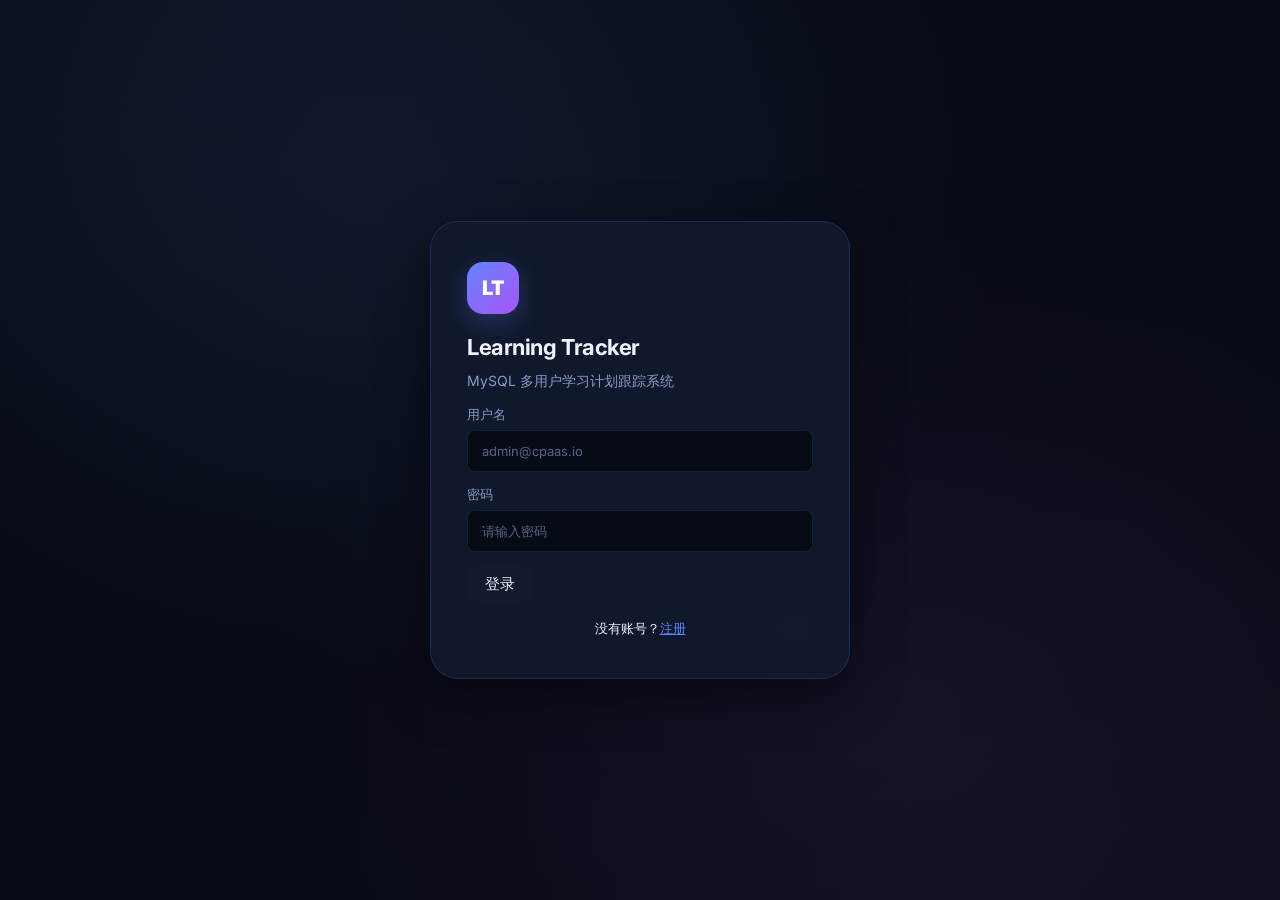
<file: index.html>
<!DOCTYPE html>
<html lang="zh-CN">
<head>
  <meta charset="UTF-8" />
  <meta name="viewport" content="width=device-width, initial-scale=1.0" />
  <title>Learning Tracker · 学习计划跟踪系统</title>
  <link rel="preconnect" href="https://fonts.googleapis.com" />
  <link rel="preconnect" href="https://fonts.gstatic.com" crossorigin />
  <link href="https://fonts.googleapis.com/css2?family=Inter:opsz,wght@14..32,300;14..32,400;14..32,500;14..32,600;14..32,700;14..32,800&display=swap" rel="stylesheet" />
  <link rel="stylesheet" href="css/style.css" />
</head>
<body>
  <!-- LOGIN -->
  <section id="login-screen" class="login-screen">
    <div class="login-card" id="login-card">
      <div class="brand-badge">LT</div>
      <h1>Learning Tracker</h1>
      <p>MySQL 多用户学习计划跟踪系统</p>
      <form id="login-form">
        <label>用户名<input id="username" autocomplete="username" placeholder="admin@cpaas.io" /></label>
        <label>密码<input id="password" type="password" autocomplete="current-password" placeholder="请输入密码" /></label>
        <button type="submit">登录</button>
        <small id="login-error" class="error"></small>
      </form>
      <div style="margin-top:14px;text-align:center;font-size:13px;color:var(--muted)">
        没有账号？<a href="#" id="show-register" style="color:var(--brand)">注册</a>
      </div>
      <div id="session-warning" class="hidden" style="margin-top:10px;padding:8px;border:1px solid var(--warn);border-radius:8px;font-size:12px;color:var(--warn)"></div>
    </div>
    <div class="login-card hidden" id="register-card">
      <div class="brand-badge">LT</div>
      <h1>注册账号</h1>
      <p>创建账号后即可使用学习跟踪系统</p>
      <form id="register-form">
        <label>用户名<input id="reg-username" placeholder="至少2个字符" minlength="2" required /></label>
        <label>密码<input id="reg-password" type="password" placeholder="至少4个字符" minlength="4" required /></label>
        <label>邮箱（选填）<input id="reg-email" type="email" placeholder="your@email.com" /></label>
        <button type="submit" class="primary">注册</button>
        <small id="register-error" class="error"></small>
      </form>
      <div style="margin-top:14px;text-align:center;font-size:13px;color:var(--muted)">
        已有账号？<a href="#" id="show-login" style="color:var(--brand)">登录</a>
      </div>
    </div>
  </section>

  <!-- APP -->
  <main id="app" class="app hidden">
    <aside class="sidebar">
      <div class="logo"><span>LT</span><strong>Learning Tracker</strong></div>
      <nav>
        <button data-view="dashboard" class="nav-btn active">仪表盘</button>
        <button data-view="plans" class="nav-btn">学习计划</button>
        <button data-view="logs" class="nav-btn">学习日志</button>
        <button data-view="users" class="nav-btn admin-only hidden">用户管理</button>
        <button data-view="ai-config" class="nav-btn admin-only hidden">AI 模型配置</button>
        <button data-view="data" class="nav-btn">数据管理</button>
      </nav>
      <div id="user-badge" class="user-badge"></div>
      <button id="logout-btn" class="ghost danger">退出登录</button>
    </aside>

    <section class="workspace">
      <header class="topbar">
        <div>
          <h2 id="view-title">仪表盘</h2>
          <p id="view-subtitle">MySQL 服务端存储 · 数据安全不丢失</p>
        </div>
        <button id="new-plan-btn" class="primary">+ 从链接生成计划</button>
      </header>
      <section id="dashboard-view" class="view"></section>
      <section id="plans-view" class="view hidden"></section>
      <section id="plan-detail-view" class="view hidden"></section>
      <section id="logs-view" class="view hidden"></section>
      <section id="users-view" class="view hidden"></section>
      <section id="ai-config-view" class="view hidden"></section>
      <section id="data-view" class="view hidden"></section>
    </section>
  </main>

  <!-- DIALOGS -->
  <dialog id="plan-dialog" class="modal">
    <form id="plan-form" method="dialog">
      <h3>从学习链接生成计划</h3>
      <p class="modal-note">AI 深度分析会读取链接内容并生成阶段目标和任务，数据写入 MySQL。</p>
      <label>学习链接<input id="source-url" placeholder="https://github.com/..." required /></label>
      <div class="grid-2">
        <label>计划标题<input id="plan-title" placeholder="留空则自动推断" /></label>
        <label>分类<input id="plan-category" placeholder="AI / DevOps / 编程" /></label>
      </div>
      <label>学习目标<textarea id="plan-goal" rows="3" placeholder="你希望通过这个链接掌握什么？"></textarea></label>
      <div class="grid-2">
        <label>难度<select id="plan-difficulty"><option>入门</option><option selected>进阶</option><option>高级</option></select></label>
        <label>预计总小时<input id="plan-hours" type="number" min="1" value="12" /></label>
      </div>
      <label>分析模型
        <select id="ai-model-select"><option value="">默认模型（管理员配置）</option></select>
      </label>
      <div id="ai-analysis-preview" class="ai-preview hidden"></div>
      <div class="modal-actions">
        <button type="button" class="ghost" id="cancel-plan">取消</button>
        <button type="button" class="ghost" id="ai-analyze-plan">AI 深度分析</button>
        <button type="submit" class="primary">生成并保存</button>
      </div>
    </form>
  </dialog>

  <dialog id="edit-plan-dialog" class="modal">
    <form id="edit-plan-form" method="dialog">
      <h3>编辑计划</h3>
      <input type="hidden" id="edit-plan-id" />
      <label>计划标题<input id="edit-plan-title" required /></label>
      <label>描述<input id="edit-plan-desc" /></label>
      <div class="grid-2">
        <label>分类<input id="edit-plan-category" /></label>
        <label>预计小时<input id="edit-plan-hours" type="number" min="0" step="1" /></label>
      </div>
      <label>链接<input id="edit-plan-url" /></label>
      <div class="modal-actions">
        <button type="button" class="ghost" id="cancel-edit-plan">取消</button>
        <button type="submit" class="primary">保存</button>
      </div>
    </form>
  </dialog>

  <dialog id="confirm-dialog" class="modal">
    <form method="dialog">
      <h3>确认操作</h3>
      <p id="confirm-msg"></p>
      <div class="modal-actions">
        <button type="button" class="ghost" id="confirm-cancel">取消</button>
        <button type="button" class="danger primary" id="confirm-action">确认</button>
      </div>
    </form>
  </dialog>

  <dialog id="log-dialog" class="modal">
    <form id="log-form" method="dialog">
      <h3>添加学习日志</h3>
      <input type="hidden" id="log-plan-id" />
      <input type="hidden" id="log-task-id" />
      <label>学习摘要<input id="log-summary" required placeholder="今天完成了什么？" /></label>
      <label>学习时长（分钟）<input id="log-duration" type="number" min="1" value="30" /></label>
      <label>笔记<textarea id="log-notes" rows="4" placeholder="关键收获、问题、下一步"></textarea></label>
      <div class="modal-actions">
        <button type="button" class="ghost" id="cancel-log">取消</button>
        <button type="submit" class="primary">写入 MySQL</button>
      </div>
    </form>
  </dialog>

  <dialog id="edit-task-dialog" class="modal">
    <form id="edit-task-form" method="dialog">
      <h3 id="edit-task-title-text">编辑任务</h3>
      <input type="hidden" id="edit-task-id" />
      <input type="hidden" id="edit-task-plan-id" />
      <input type="hidden" id="edit-task-milestone-id" />
      <input type="hidden" id="edit-task-mode" value="edit" />
      <label>任务标题<input id="edit-task-title" required /></label>
      <label>描述<textarea id="edit-task-desc" rows="2"></textarea></label>
      <div class="grid-2">
        <label>预计时间（分）<input id="edit-task-estimated" type="number" min="1" value="60" /></label>
        <label>优先级<select id="edit-task-priority"><option value="low">低</option><option value="medium" selected>中</option><option value="high">高</option></select></label>
      </div>
      <div class="modal-actions">
        <button type="button" class="ghost" id="cancel-edit-task">取消</button>
        <button type="submit" class="primary">保存</button>
      </div>
    </form>
  </dialog>

  <dialog id="edit-user-dialog" class="modal">
    <form id="edit-user-form" method="dialog">
      <h3>编辑用户</h3>
      <input type="hidden" id="edit-user-id" />
      <label>用户名<input id="edit-user-username" required /></label>
      <label>邮箱<input id="edit-user-email" type="email" /></label>
      <label>角色<select id="edit-user-role"><option value="user">普通用户</option><option value="admin">管理员</option></select></label>
      <label>新密码<input id="edit-user-password" type="password" placeholder="留空不修改" /></label>
      <div class="modal-actions">
        <button type="button" class="ghost" id="cancel-edit-user">取消</button>
        <button type="submit" class="primary">保存</button>
      </div>
    </form>
  </dialog>

  <div id="toast" class="toast hidden"></div>
  <div id="loading" class="loading hidden">
    <div class="loader-orb"></div>
    <span id="loading-text">加载中...</span>
  </div>
  <button id="back-to-top" class="back-to-top hidden">↑</button>
  <script type="module" src="js/app.js"></script>
</body>
</html>
</file>
<file: css/style.css>
/* ============================================================
   Learning Tracker — Modern Design System v2
   Dark editorial · Motion-first · GSAP-enhanced
   ============================================================ */

/* ---------- Design Tokens ---------- */
:root {
  --bg-deep: #070b14;
  --bg-surface: #0e1525;
  --bg-card: #121b2e;
  --bg-card-hover: #18243e;
  --bg-elevated: #1a2744;
  --border-subtle: rgba(99, 132, 255, 0.08);
  --border-default: rgba(99, 132, 255, 0.16);
  --text-primary: #eef3ff;
  --text-secondary: #8899c7;
  --text-muted: #54638a;
  --brand: #6384ff;
  --brand-glow: rgba(99, 132, 255, 0.25);
  --gradient-brand: linear-gradient(135deg, #6384ff, #a855f7);
  --gradient-subtle: linear-gradient(135deg, rgba(99,132,255,0.08), rgba(168,85,247,0.06));
  --accent-green: #34d399;
  --accent-yellow: #fbbf24;
  --accent-red: #fb7185;
  --accent-orange: #fb923c;
  --shadow-card: 0 8px 32px rgba(0,0,0,0.35);
  --shadow-elevated: 0 16px 48px rgba(0,0,0,0.5);
  --radius-sm: 8px;
  --radius-md: 14px;
  --radius-lg: 20px;
  --radius-xl: 28px;
  --transition-fast: 0.18s cubic-bezier(0.34, 1.56, 0.64, 1);
  --transition-normal: 0.35s cubic-bezier(0.34, 1.56, 0.64, 1);
  --transition-slow: 0.6s cubic-bezier(0.22, 1, 0.36, 1);
  --font-body: 'Inter', -apple-system, BlinkMacSystemFont, 'Segoe UI', sans-serif;
  --font-mono: 'JetBrains Mono', 'SF Mono', 'Fira Code', monospace;
}

/* ---------- Reset ---------- */
*,*::before,*::after{box-sizing:border-box;margin:0;padding:0}
html{scroll-behavior:smooth;-webkit-font-smoothing:antialiased}

body{
  margin:0;
  min-height:100vh;
  background: var(--bg-deep);
  background-image:
    radial-gradient(ellipse at 20% 0%, rgba(99,132,255,0.04) 0%, transparent 55%),
    radial-gradient(ellipse at 80% 100%, rgba(168,85,247,0.04) 0%, transparent 55%);
  color: var(--text-primary);
  font-family: var(--font-body);
  font-size: 15px;
  line-height: 1.55;
  overflow-x: hidden;
}

/* ---------- Elements ---------- */
button{
  font: inherit;
  border: 0;
  border-radius: var(--radius-sm);
  padding: 8px 18px;
  cursor: pointer;
  background: var(--bg-card);
  color: var(--text-primary);
  transition: var(--transition-fast);
  white-space: nowrap;
  user-select: none;
}
button:hover{background:var(--bg-card-hover);transform:translateY(-1px)}
button:active{transform:translateY(0);scale:0.97}
button:disabled{opacity:0.4;cursor:not-allowed;transform:none;scale:1}

.primary{
  background: var(--gradient-brand);
  color: #fff;
  box-shadow: 0 4px 16px var(--brand-glow);
}
.primary:hover{
  filter: brightness(1.12);
  box-shadow: 0 6px 24px var(--brand-glow);
}

.ghost{
  background: transparent;
  border: 1px solid var(--border-default);
  backdrop-filter: blur(8px);
}
.ghost:hover{
  border-color: var(--brand);
  background: rgba(99,132,255,0.06);
}

.danger{color:var(--accent-red)}
.danger:hover{background:rgba(251,113,133,0.12);border-color:var(--accent-red)}

input,select,textarea{
  width: 100%;
  font: inherit;
  background: var(--bg-deep);
  border: 1px solid var(--border-default);
  border-radius: var(--radius-sm);
  color: var(--text-primary);
  padding: 10px 14px;
  outline: none;
  transition: var(--transition-fast);
}
input:focus,select:focus,textarea:focus{
  border-color: var(--brand);
  box-shadow: 0 0 0 3px var(--brand-glow);
}
input::placeholder,textarea::placeholder{color:var(--text-muted)}
label{display:grid;gap:6px;margin:12px 0;font-size:13px;color:var(--text-secondary)}

select{appearance:none;background-image:url("data:image/svg+xml,%3Csvg xmlns='http://www.w3.org/2000/svg' width='12' height='8' fill='%238899c7'%3E%3Cpath d='M1 1l5 5 5-5'/%3E%3C/svg%3E");background-repeat:no-repeat;background-position:right 12px center;padding-right:36px}
select option{background:var(--bg-card)}

textarea{resize:vertical;min-height:80px}

/* ---------- Hidden ---------- */
.hidden{display:none!important}

/* ---------- Login Screen ---------- */
.login-screen{
  min-height: 100vh;
  display: grid;
  place-items: center;
  padding: 24px;
  position: relative;
  overflow: hidden;
}
.login-screen::before{
  content:'';
  position:absolute;
  inset:0;
  background:
    radial-gradient(ellipse at 30% 20%, rgba(99,132,255,0.08) 0%, transparent 50%),
    radial-gradient(ellipse at 70% 80%, rgba(168,85,247,0.06) 0%, transparent 50%);
  pointer-events:none;
}

.login-card{
  width: min(420px, 100%);
  background: rgba(18,27,46,0.88);
  backdrop-filter: blur(20px);
  border: 1px solid var(--border-default);
  border-radius: var(--radius-xl);
  padding: 40px 36px;
  box-shadow: var(--shadow-elevated);
  position: relative;
  z-index: 1;
  animation: cardEnter 0.6s var(--transition-slow) both;
}
@keyframes cardEnter{
  from{opacity:0;transform:translateY(24px) scale(0.97)}
  to{opacity:1;transform:translateY(0) scale(1)}
}

.brand-badge{
  width: 52px;
  height: 52px;
  border-radius: 16px;
  background: var(--gradient-brand);
  display: grid;
  place-items: center;
  font-weight: 900;
  font-size: 20px;
  color: #fff;
  box-shadow: 0 8px 24px var(--brand-glow);
  margin-bottom: 4px;
}

.login-card h1{margin:16px 0 6px;font-size:22px;font-weight:700;letter-spacing:-0.02em}
.login-card>p{color:var(--text-secondary);font-size:14px;margin-bottom:8px}

/* ---------- App Layout ---------- */
.app{
  min-height: 100vh;
  display: grid;
  grid-template-columns: 260px 1fr;
  opacity: 0;
  animation: appFade 0.5s ease both;
}
@keyframes appFade{to{opacity:1}}

/* ---------- Sidebar ---------- */
.sidebar{
  border-right: 1px solid var(--border-subtle);
  background: rgba(14,21,37,0.85);
  backdrop-filter: blur(12px);
  padding: 24px 18px;
  display: flex;
  flex-direction: column;
  gap: 28px;
  position: sticky;
  top: 0;
  height: 100vh;
  overflow-y: auto;
}
.sidebar .logo{
  display: flex;
  gap: 12px;
  align-items: center;
  padding: 0 6px;
}
.sidebar .logo span{
  width: 36px;
  height: 36px;
  border-radius: 12px;
  background: var(--gradient-brand);
  display: grid;
  place-items: center;
  font-weight: 900;
  font-size: 14px;
  color: #fff;
}
.sidebar .logo strong{
  font-size: 15px;
  font-weight: 600;
  letter-spacing: -0.02em;
}

/* ---------- Navigation ---------- */
nav{display:grid;gap:4px}
.nav-btn{
  text-align: left;
  background: transparent;
  border: 1px solid transparent;
  border-radius: var(--radius-sm);
  padding: 10px 14px;
  font-size: 14px;
  color: var(--text-secondary);
  transition: var(--transition-fast);
  position: relative;
  overflow: hidden;
}
.nav-btn::before{
  content:'';
  position:absolute;
  left:0;top:0;bottom:0;
  width:3px;
  background: var(--gradient-brand);
  border-radius:0 3px 3px 0;
  transform:scaleY(0);
  transition:transform 0.2s ease;
}
.nav-btn:hover{
  color: var(--text-primary);
  background: rgba(99,132,255,0.04);
  transform: none;
}
.nav-btn.active{
  color: var(--text-primary);
  background: rgba(99,132,255,0.08);
  border-color: var(--border-default);
}
.nav-btn.active::before{transform:scaleY(1)}

/* ---------- User Badge ---------- */
.user-badge{
  padding: 12px 6px;
  border-top: 1px solid var(--border-subtle);
  margin-top: auto;
}
.user-badge .avatar{
  width: 32px;
  height: 32px;
  border-radius: 50%;
  background: var(--gradient-brand);
  display: grid;
  place-items: center;
  font-size: 13px;
  font-weight: 700;
  color: #fff;
}

/* ---------- Workspace ---------- */
.workspace{
  padding: 0;
  background: var(--bg-surface);
  min-height: 100vh;
}

/* ---------- Topbar ---------- */
.topbar{
  display: flex;
  justify-content: space-between;
  align-items: center;
  padding: 28px 36px 0;
  margin-bottom: 24px;
}
.topbar h2{
  font-size: 24px;
  font-weight: 700;
  letter-spacing: -0.03em;
  margin-bottom: 4px;
}
.topbar p{
  font-size: 13px;
  color: var(--text-muted);
}

/* ---------- View ---------- */
.view{padding: 0 36px 36px}

/* ---------- Stats Grid ---------- */
.stats-grid{
  display: grid;
  grid-template-columns: repeat(auto-fit, minmax(180px, 1fr));
  gap: 16px;
  margin-bottom: 28px;
}
.stat{
  background: var(--bg-card);
  border: 1px solid var(--border-subtle);
  border-radius: var(--radius-md);
  padding: 22px 24px;
  transition: var(--transition-normal);
  cursor: default;
}
.stat:hover{
  border-color: var(--border-default);
  transform: translateY(-2px);
  box-shadow: var(--shadow-card);
}
.stat b{
  display: block;
  font-size: 32px;
  font-weight: 700;
  background: var(--gradient-brand);
  -webkit-background-clip: text;
  -webkit-text-fill-color: transparent;
  background-clip: text;
}
.stat span{
  font-size: 13px;
  color: var(--text-muted);
  margin-top: 4px;
  display: block;
}

/* ---------- Panel ---------- */
.panel{
  background: var(--bg-card);
  border: 1px solid var(--border-subtle);
  border-radius: var(--radius-md);
  padding: 24px;
  transition: border-color var(--transition-fast);
}
.panel:hover{border-color:var(--border-default)}
.panel h3{
  font-size: 15px;
  font-weight: 600;
  margin-bottom: 16px;
  color: var(--text-primary);
  letter-spacing: -0.01em;
}

.grid-2{
  display: grid;
  grid-template-columns: 1fr 1fr;
  gap: 16px;
}
.layout-gap{gap:24px;margin-top:0}

/* ---------- Plan Card ---------- */
.plans-list{display:grid;gap:10px}
.plan-card{
  display: grid;
  grid-template-columns: 1fr auto 56px;
  gap: 18px;
  align-items: center;
  background: var(--bg-card);
  border: 1px solid var(--border-subtle);
  border-radius: var(--radius-md);
  padding: 20px 24px;
  cursor: pointer;
  transition: var(--transition-normal);
  position: relative;
  overflow: hidden;
}
.plan-card::before{
  content:'';
  position:absolute;
  left:0;top:0;bottom:0;
  width:3px;
  background: var(--gradient-brand);
  opacity:0;
  transition:opacity 0.3s;
}
.plan-card:hover{
  border-color: var(--border-default);
  transform: translateY(-2px);
  box-shadow: var(--shadow-card);
}
.plan-card:hover::before{opacity:1}
.plan-card h3{
  font-size: 15px;
  font-weight: 600;
  margin-bottom: 4px;
}
.plan-card>div>p{
  font-size: 13px;
  color: var(--text-secondary);
  margin-bottom: 4px;
  overflow: hidden;
  text-overflow: ellipsis;
  white-space: nowrap;
  max-width: 480px;
}
.plan-card>div>small{
  font-size: 12px;
  color: var(--text-muted);
}
.plan-card>div>div{margin-top:8px}

/* ---------- Progress Bar ---------- */
.progress{
  height: 8px;
  background: rgba(255,255,255,0.06);
  border-radius: 4px;
  overflow: hidden;
  width: 140px;
  position: relative;
}
.progress span{
  display: block;
  height: 100%;
  border-radius: 4px;
  background: var(--gradient-brand);
  transition: width 0.5s var(--transition-slow);
}
.progress-low span{background:var(--accent-red)}
.progress-mid span{background:var(--accent-yellow)}
.progress-high span{background:var(--accent-green)}

.big-progress{
  display: flex;
  flex-direction: column;
  align-items: center;
  gap: 4px;
  min-width: 90px;
}
.big-progress b{
  font-size: 34px;
  font-weight: 700;
  background: var(--gradient-brand);
  -webkit-background-clip: text;
  -webkit-text-fill-color: transparent;
  background-clip: text;
}
.big-progress span{font-size: 12px;color: var(--text-muted)}

.pct-low{color:var(--accent-red)}
.pct-mid{color:var(--accent-yellow)}
.pct-high{color:var(--accent-green)}

/* ---------- Toolbar ---------- */
.toolbar{
  display: flex;
  gap: 10px;
  align-items: center;
  margin-bottom: 20px;
  flex-wrap: wrap;
}
.toolbar input{max-width: 300px}
.toolbar select{max-width: 180px}

/* ---------- Milestones ---------- */
.milestones{display:grid;gap:16px;margin-bottom:24px}

.milestone-header{
  display: flex;
  justify-content: space-between;
  align-items: center;
  margin-bottom: 10px;
  padding-bottom: 10px;
  border-bottom: 1px solid var(--border-subtle);
}
.milestone-title{
  font-weight: 600;
  font-size: 15px;
  cursor: pointer;
  padding: 2px 8px;
  border-radius: 6px;
  transition: background var(--transition-fast);
}
.milestone-title:hover{background:rgba(99,132,255,0.08)}
.milestone-actions{display:flex;gap:6px}
.milestone-toolbar{
  display: flex;
  gap: 10px;
  margin: 16px 0;
  align-items: center;
}

/* ---------- Task Cards ---------- */
.task{
  display: grid;
  grid-template-columns: 1fr auto;
  gap: 14px;
  padding: 14px 16px;
  margin: 8px 0;
  background: rgba(7,11,20,0.4);
  border: 1px solid var(--border-subtle);
  border-radius: var(--radius-sm);
  align-items: start;
  transition: border-color var(--transition-fast);
}
.task:hover{border-color:var(--border-default)}
.task b{font-size:14px;font-weight:600}
.task p{font-size:13px;color:var(--text-secondary);margin:3px 0}
.task>div>small{font-size:12px;color:var(--text-muted);display:block;margin-top:4px}
.task-actions{display:flex;flex-direction:column;gap:6px;align-items:flex-end}

.task-edit-btn{opacity:0.4;transition:opacity var(--transition-fast)}
.task:hover .task-edit-btn{opacity:1}

.task-logs{
  grid-column: 1 / -1;
  margin-top: 8px;
  padding: 12px 14px;
  background: rgba(7,11,20,0.5);
  border-radius: var(--radius-sm);
  border: 1px solid var(--border-subtle);
}
.task-log-entry{
  padding: 6px 0;
  display: flex;
  justify-content: space-between;
  align-items: center;
  cursor: pointer;
  border-bottom: 1px solid var(--border-subtle);
}
.task-log-entry:last-child{border-bottom:none}
.task-log-entry:hover{color:var(--brand)}

/* ---------- Slider ---------- */
input[type=range]{
  -webkit-appearance: none;
  appearance: none;
  height: 5px;
  border-radius: 3px;
  background: var(--border-default);
  outline: none;
  margin: 0;
  padding: 0;
  cursor: pointer;
  min-width: 80px;
}
input[type=range]::-webkit-slider-thumb{
  -webkit-appearance: none;
  width: 16px;
  height: 16px;
  border-radius: 50%;
  background: var(--brand);
  border: 2px solid #fff;
  cursor: pointer;
  box-shadow: 0 2px 6px rgba(0,0,0,0.4);
  transition: var(--transition-fast);
}
input[type=range]::-webkit-slider-thumb:hover{transform:scale(1.2)}
.slider-label{display:flex;align-items:center;gap:6px;margin:0}
.slider-val{font-weight:700;font-size:13px;min-width:36px;text-align:right}

/* ---------- Hero Section (Plan Detail) ---------- */
.hero{
  display: flex;
  justify-content: space-between;
  align-items: center;
  margin-bottom: 20px;
}
.hero h2{font-size:20px;font-weight:700;margin-bottom:6px}
.hero p{font-size:14px;color:var(--text-secondary);margin-bottom:4px}
.hero a{font-size:13px;color:var(--brand);text-decoration:none}
.hero a:hover{text-decoration:underline}

/* ---------- Log Items ---------- */
.log-item{
  display: grid;
  grid-template-columns: 1fr auto;
  gap: 8px;
  padding: 10px 12px;
  border-radius: var(--radius-sm);
  background: rgba(7,11,20,0.3);
  margin: 6px 0;
  cursor: pointer;
  transition: background var(--transition-fast);
}
.log-item:hover{background:rgba(99,132,255,0.04)}
.log-item b{font-size:14px;font-weight:600}
.log-item span{font-size:12px;color:var(--text-secondary)}
.log-item small{font-size:12px;color:var(--text-muted);text-align:right}

/* ---------- Modal ---------- */
dialog.modal{
  border: 1px solid var(--border-default);
  border-radius: var(--radius-lg);
  background: var(--bg-card);
  color: var(--text-primary);
  padding: 0;
  max-width: 520px;
  width: 90vw;
  box-shadow: var(--shadow-elevated);
  backdrop-filter: blur(20px);
}
dialog.modal::backdrop{background:rgba(0,0,0,0.6);backdrop-filter:blur(4px)}
dialog.modal form{padding:32px;display:grid;gap:4px}
dialog.modal form h3{font-size:18px;font-weight:700;margin-bottom:4px}
.modal-note{font-size:13px;color:var(--text-muted);margin-bottom:8px}
.modal-actions{
  display: flex;
  gap: 10px;
  justify-content: flex-end;
  margin-top: 16px;
}
.modal-actions button:last-child{margin-left:0}

/* ---------- AI Preview ---------- */
.ai-preview{
  background: rgba(7,11,20,0.5);
  border: 1px solid var(--border-default);
  border-radius: var(--radius-sm);
  padding: 16px;
  margin: 8px 0;
  font-size: 14px;
  line-height: 1.6;
}
.ai-preview b{font-size:15px}
.ai-preview ul{margin:8px 0 0 16px;color:var(--text-secondary)}
.ai-preview p{margin:6px 0;color:var(--text-secondary)}

/* ---------- Table ---------- */
table{width:100%;border-collapse:collapse;font-size:14px}
thead tr{border-bottom:1px solid var(--border-subtle)}
thead th{text-align:left;padding:10px 12px;color:var(--text-muted);font-weight:500;font-size:12px;text-transform:uppercase;letter-spacing:0.05em}
tbody tr{border-bottom:1px solid var(--border-subtle);transition:background var(--transition-fast)}
tbody tr:hover{background:rgba(255,255,255,0.02)}
tbody td{padding:10px 12px;vertical-align:middle}

/* ---------- Empty State ---------- */
.empty-state{
  padding: 48px 24px;
  text-align: center;
  color: var(--text-muted);
  border: 2px dashed var(--border-subtle);
  border-radius: var(--radius-md);
  margin: 16px 0;
}
.empty-state p{font-size:15px;margin-bottom:16px}
.empty-state .hollow{
  background: transparent;
  border: 2px solid var(--brand);
  color: var(--brand);
  padding: 12px 28px;
  border-radius: var(--radius-sm);
  font-weight: 600;
}
.empty-state .hollow:hover{background:rgba(99,132,255,0.08)}

/* ---------- Toast ---------- */
.toast{
  position: fixed;
  right: 24px;
  bottom: 24px;
  background: #052e2b;
  border: 1px solid #115e59;
  color: #ccfbf1;
  padding: 14px 20px;
  border-radius: var(--radius-sm);
  box-shadow: var(--shadow-elevated);
  transition: opacity 0.3s ease, transform 0.3s ease;
  z-index: 9998;
  font-size: 14px;
}
.toast.hidden{opacity:0;transform:translateY(12px);pointer-events:none}

/* ---------- Loading Overlay ---------- */
.loading{
  position: fixed;
  top: 0; left: 0; right: 0; bottom: 0;
  background: rgba(7,11,20,0.8);
  backdrop-filter: blur(8px);
  display: flex;
  flex-direction: column;
  align-items: center;
  justify-content: center;
  z-index: 9999;
  gap: 24px;
}
.loader-orb{
  width: 48px;
  height: 48px;
  border-radius: 50%;
  background: var(--gradient-brand);
  animation: orbPulse 1.2s ease-in-out infinite;
  box-shadow: 0 0 40px var(--brand-glow);
}
@keyframes orbPulse{
  0%,100%{transform:scale(1);opacity:1}
  50%{transform:scale(0.7);opacity:0.6}
}
.loading span{color:var(--text-secondary);font-size:14px;letter-spacing:0.02em}

/* ---------- Back to Top ---------- */
.back-to-top{
  position: fixed;
  right: 24px;
  bottom: 80px;
  width: 40px;
  height: 40px;
  border-radius: 50%;
  background: var(--bg-elevated);
  border: 1px solid var(--border-default);
  color: var(--text-primary);
  font-size: 18px;
  display: grid;
  place-items: center;
  cursor: pointer;
  transition: var(--transition-fast);
  z-index: 100;
  box-shadow: var(--shadow-card);
}
.back-to-top:hover{transform:translateY(-3px);box-shadow:var(--shadow-elevated)}
.back-to-top.hidden{opacity:0;pointer-events:none}

/* ---------- Inline Edit ---------- */
.inline-edit{
  background: transparent;
  border: 1px solid var(--brand);
  border-radius: 6px;
  color: var(--text-primary);
  padding: 4px 8px;
  font-size: inherit;
  width: auto;
  min-width: 140px;
}

/* ---------- Small Ghost Button ---------- */
.ghost-sm{
  background: transparent;
  border: 1px solid var(--border-subtle);
  border-radius: 6px;
  padding: 4px 10px;
  font-size: 12px;
  cursor: pointer;
  color: var(--text-muted);
  transition: var(--transition-fast);
}
.ghost-sm:hover{
  color: var(--text-primary);
  border-color: var(--brand);
  background: rgba(99,132,255,0.04);
  transform: none;
}

/* ---------- Logs Timeline ---------- */
#logs-list{display:grid;gap:6px}

/* ---------- AI Config ---------- */
.log-item small button{margin-left:4px}

/* ---------- Scrollbar ---------- */
::-webkit-scrollbar{width:6px}
::-webkit-scrollbar-track{background:transparent}
::-webkit-scrollbar-thumb{background:var(--border-default);border-radius:3px}
::-webkit-scrollbar-thumb:hover{background:var(--text-muted)}

/* ---------- Plan Detail Page ---------- */
#back-plans{margin-bottom:16px}
</file>
